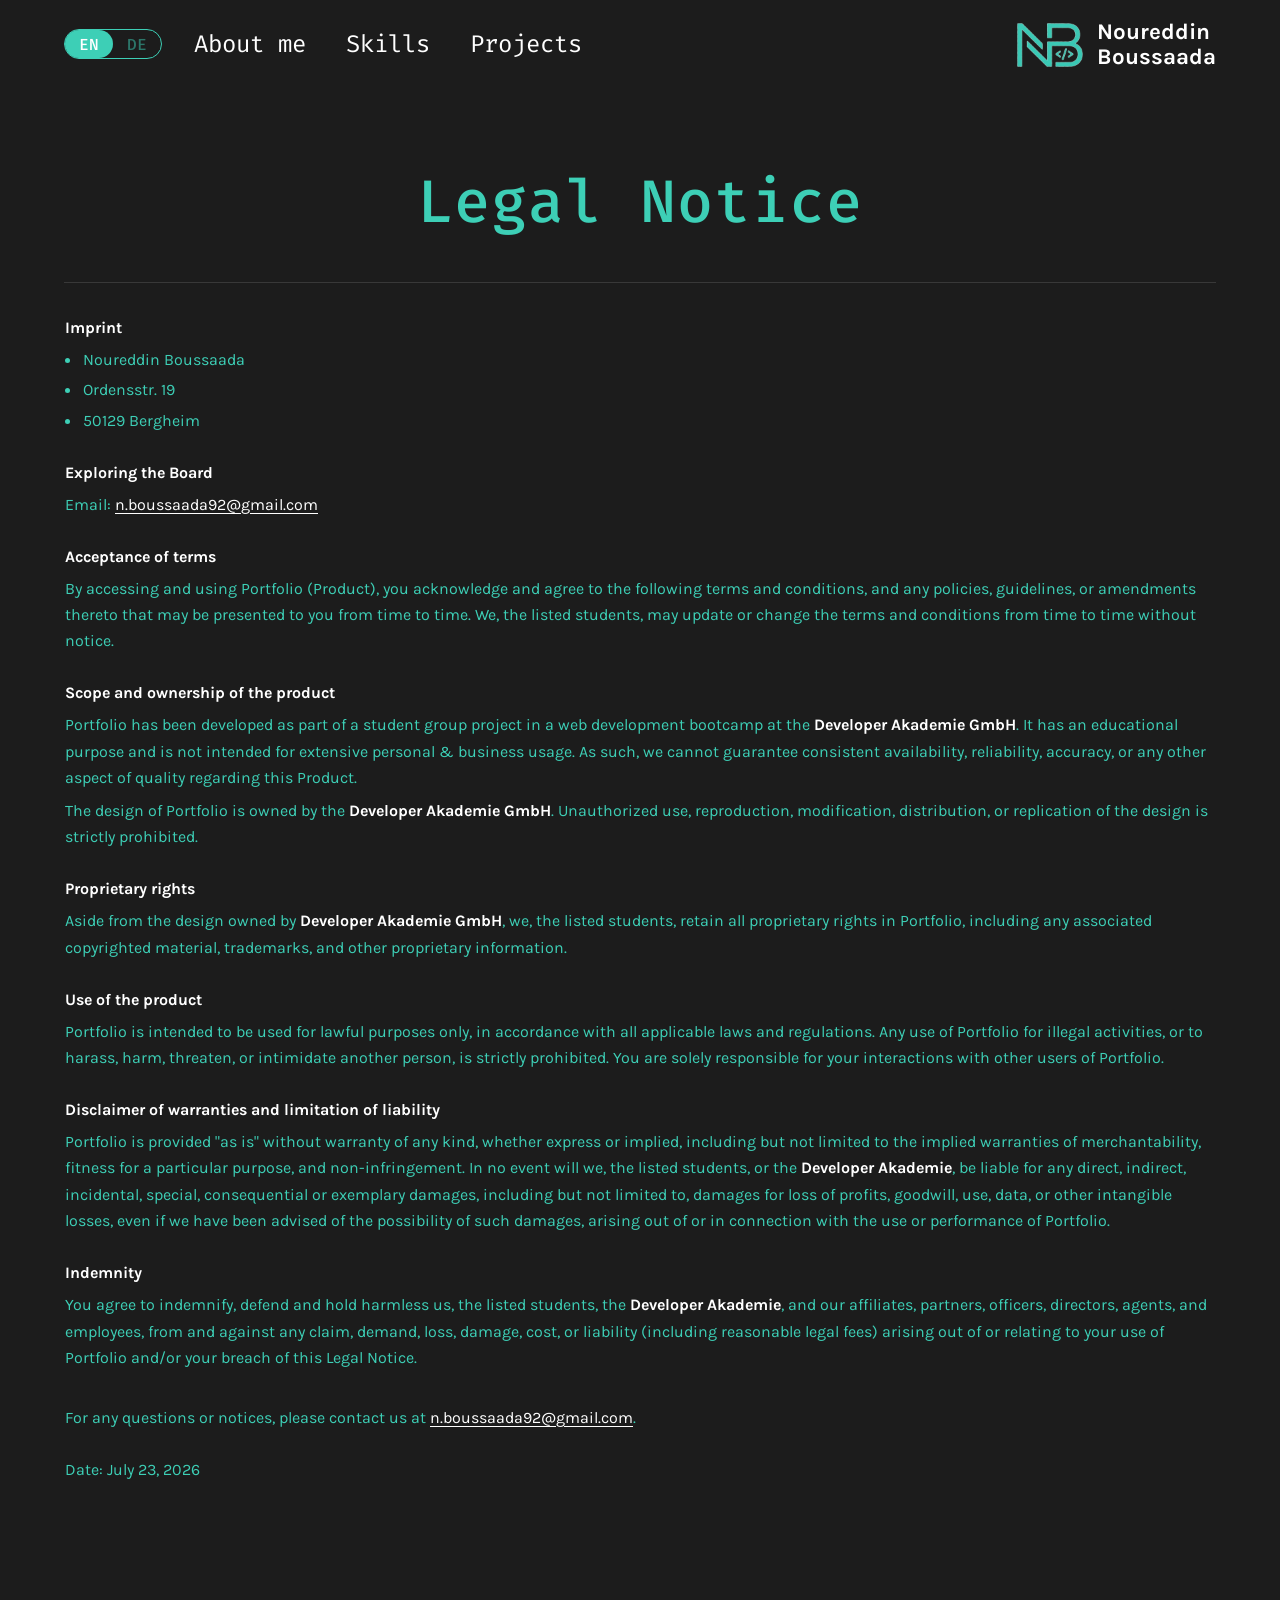
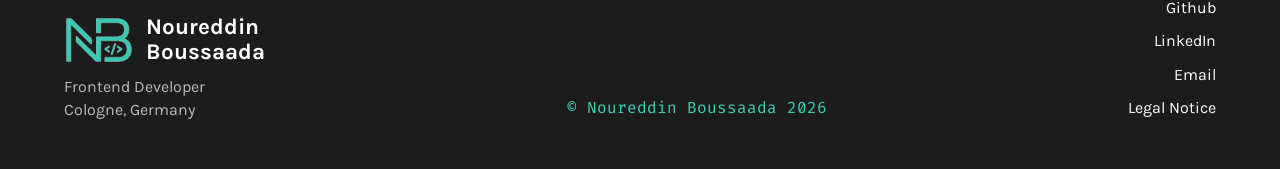
<file: legal-notice.html>
<!DOCTYPE html>
<html lang="en">

<head>
    <meta charset="UTF-8">
    <meta name="viewport" content="width=device-width, initial-scale=1.0">
    <meta name="robots" content="noindex, follow">
    <title>Legal Notice — Noureddin Boussaada</title>
    <link rel="icon" type="image/png" sizes="32x32" href="assets/images/favicon/favicon-32.png">
    <link rel="icon" type="image/png" sizes="192x192" href="assets/images/favicon/favicon-192.png">
    <link rel="apple-touch-icon" sizes="512x512" href="assets/images/favicon/favicon-512.png">
    <link rel="stylesheet" href="css/reset.css">
    <link rel="stylesheet" href="css/fonts.css">
    <link rel="stylesheet" href="css/variables.css">
    <link rel="stylesheet" href="css/style.css">
    <link rel="stylesheet" href="css/legal.css">
    <link rel="stylesheet" href="css/footer.css">
</head>

<body>
    <header class="header" id="top">
        <div class="container header__inner">
            <div class="header__left">
                <div class="lang-toggle" role="group" aria-label="Language switch"
                    data-i18n-aria-label="langToggleAria">
                    <button type="button" class="lang-toggle__btn is-active" data-lang="en">EN</button>
                    <button type="button" class="lang-toggle__btn" data-lang="de">DE</button>
                </div>

                <nav class="nav" aria-label="Primary">
                    <a class="nav__link" href="index.html#about" data-i18n="navAbout">About me</a>
                    <a class="nav__link" href="index.html#skills" data-i18n="navSkills">Skills</a>
                    <a class="nav__link" href="index.html#projects" data-i18n="navProjects">Projects</a>
                </nav>
            </div>

            <a class="logo" href="index.html#top" aria-label="Back to top">
                <span class="logo__mark"><img src="assets/images/profile/my_logo.png" alt=""></span>
                <span class="logo__text">Noureddin<br>Boussaada</span>
            </a>

            <button type="button" class="burger" id="burger" aria-controls="mobileMenu" aria-expanded="false"
                aria-label="Open menu" data-i18n-aria-label="menuOpenAria">
                <span class="burger__bar" aria-hidden="true"></span>
                <span class="burger__bar" aria-hidden="true"></span>
                <span class="burger__bar" aria-hidden="true"></span>
            </button>
        </div>

        <nav class="mobile-menu" id="mobileMenu" aria-label="Mobile">
            <a class="mobile-menu__link" href="index.html#about" data-i18n="navAbout">About me</a>
            <a class="mobile-menu__link" href="index.html#skills" data-i18n="navSkills">Skills</a>
            <a class="mobile-menu__link" href="index.html#projects" data-i18n="navProjects">Projects</a>

            <div class="lang-toggle mobile-menu__lang" role="group" aria-label="Language switch"
                data-i18n-aria-label="langToggleAria">
                <button type="button" class="lang-toggle__btn is-active" data-lang="en">EN</button>
                <button type="button" class="lang-toggle__btn" data-lang="de">DE</button>
            </div>
        </nav>
    </header>

    <main class="legal">
        <div class="container legal__inner">
            <a class="legal__back" href="index.html#top" aria-label="Back" data-i18n-aria-label="legalBackAria">
                <span class="legal__back-icon" aria-hidden="true"></span>
            </a>

            <h1 class="legal__title" data-i18n="legalTitle">Legal Notice</h1>
            <hr class="legal__rule">

            <div class="legal__body">
              
                <section class="legal__block">
                    <h2 class="legal__subtitle" data-i18n="legalImprintTitle">Imprint</h2>
                    <ul class="legal__list">
                        <li data-i18n="legalImprintName">Noureddin Boussaada</li>
                        <li data-i18n="legalImprintStreet">Ordensstr. 19</li>
                        <li data-i18n="legalImprintCity">50129 Bergheim</li>
                    </ul>
                </section>

                <section class="legal__block">
                    <h2 class="legal__subtitle" data-i18n="legalBoardTitle">Exploring the Board</h2>
                    <p class="legal__text" data-i18n-html="legalBoardText">Email: <a
                            href="mailto:n.boussaada92@gmail.com">n.boussaada92@gmail.com</a></p>
                </section>

                <section class="legal__block">
                    <h2 class="legal__subtitle" data-i18n="legalTermsTitle">Acceptance of terms</h2>
                    <p class="legal__text" data-i18n="legalTermsText">By accessing and using Portfolio (Product), you
                        acknowledge and agree to the following terms and conditions.</p>
                </section>

                <section class="legal__block">
                    <h2 class="legal__subtitle" data-i18n="legalScopeTitle">Scope and ownership of the product</h2>
                    <p class="legal__text" data-i18n-html="legalScopeText1">Portfolio has been developed as part of a
                        student group project in a web development bootcamp at the <strong>Developer Akademie
                            GmbH</strong>.</p>
                    <p class="legal__text" data-i18n-html="legalScopeText2">The design of Portfolio is owned by the
                        <strong>Developer Akademie GmbH</strong>.</p>
                </section>

                <section class="legal__block">
                    <h2 class="legal__subtitle" data-i18n="legalRightsTitle">Proprietary rights</h2>
                    <p class="legal__text" data-i18n-html="legalRightsText">Aside from the design owned by
                        <strong>Developer Akademie GmbH</strong>, we, the listed students, retain all proprietary
                        rights in Portfolio.</p>
                </section>

                <section class="legal__block">
                    <h2 class="legal__subtitle" data-i18n="legalUseTitle">Use of the product</h2>
                    <p class="legal__text" data-i18n="legalUseText">Portfolio is intended to be used for lawful
                        purposes only, in accordance with all applicable laws and regulations.</p>
                </section>

                <section class="legal__block">
                    <h2 class="legal__subtitle" data-i18n="legalDisclaimerTitle">Disclaimer of warranties and
                        limitation of liability</h2>
                    <p class="legal__text" data-i18n-html="legalDisclaimerText">Portfolio is provided "as is" without
                        warranty of any kind, whether express or implied.</p>
                </section>

                <section class="legal__block">
                    <h2 class="legal__subtitle" data-i18n="legalIndemnityTitle">Indemnity</h2>
                    <p class="legal__text" data-i18n-html="legalIndemnityText">You agree to indemnify, defend and hold
                        harmless us, the listed students, the <strong>Developer Akademie</strong>, and our affiliates.
                    </p>
                </section>

                <p class="legal__text legal__questions" data-i18n-html="legalQuestions">For any questions or notices,
                    please contact us at <a href="mailto:n.boussaada92@gmail.com">n.boussaada92@gmail.com</a>.</p>

                <p class="legal__date" data-i18n="legalDate">Date: July 23, 2026</p>
            </div>
        </div>
    </main>

    <footer class="footer">
        <div class="container footer__inner">
            <div class="footer__brand">
                <a class="logo footer__logo" href="index.html">
                    <span class="logo__mark"><img src="assets/images/profile/my_logo.png" alt=""></span>
                    <span class="logo__text">Noureddin<br>Boussaada</span>
                </a>
                <p class="footer__role" data-i18n="role">Frontend Developer</p>
                <p class="footer__location" data-i18n="footerLocation">Cologne, Germany</p>
            </div>

            <p class="footer__copyright">&copy; Noureddin Boussaada 2026</p>

            <ul class="footer__links">
                <li><a href="https://github.com/NouBou1/" target="_blank" rel="noopener">Github</a></li>
                <li><a href="https://www.linkedin.com/in/noureddin-boussaada/" target="_blank"
                        rel="noopener">LinkedIn</a></li>
                <li><a href="mailto:n.boussaada92@gmail.com" data-i18n="footerEmail">Email</a></li>
                <li><a href="legal-notice.html" data-i18n="footerLegal">Legal Notice</a></li>
            </ul>
        </div>
    </footer>

    <script type="module" src="js/legal-i18n.js"></script>
    <script type="module" src="js/main.js"></script>
</body>

</html>
</file>
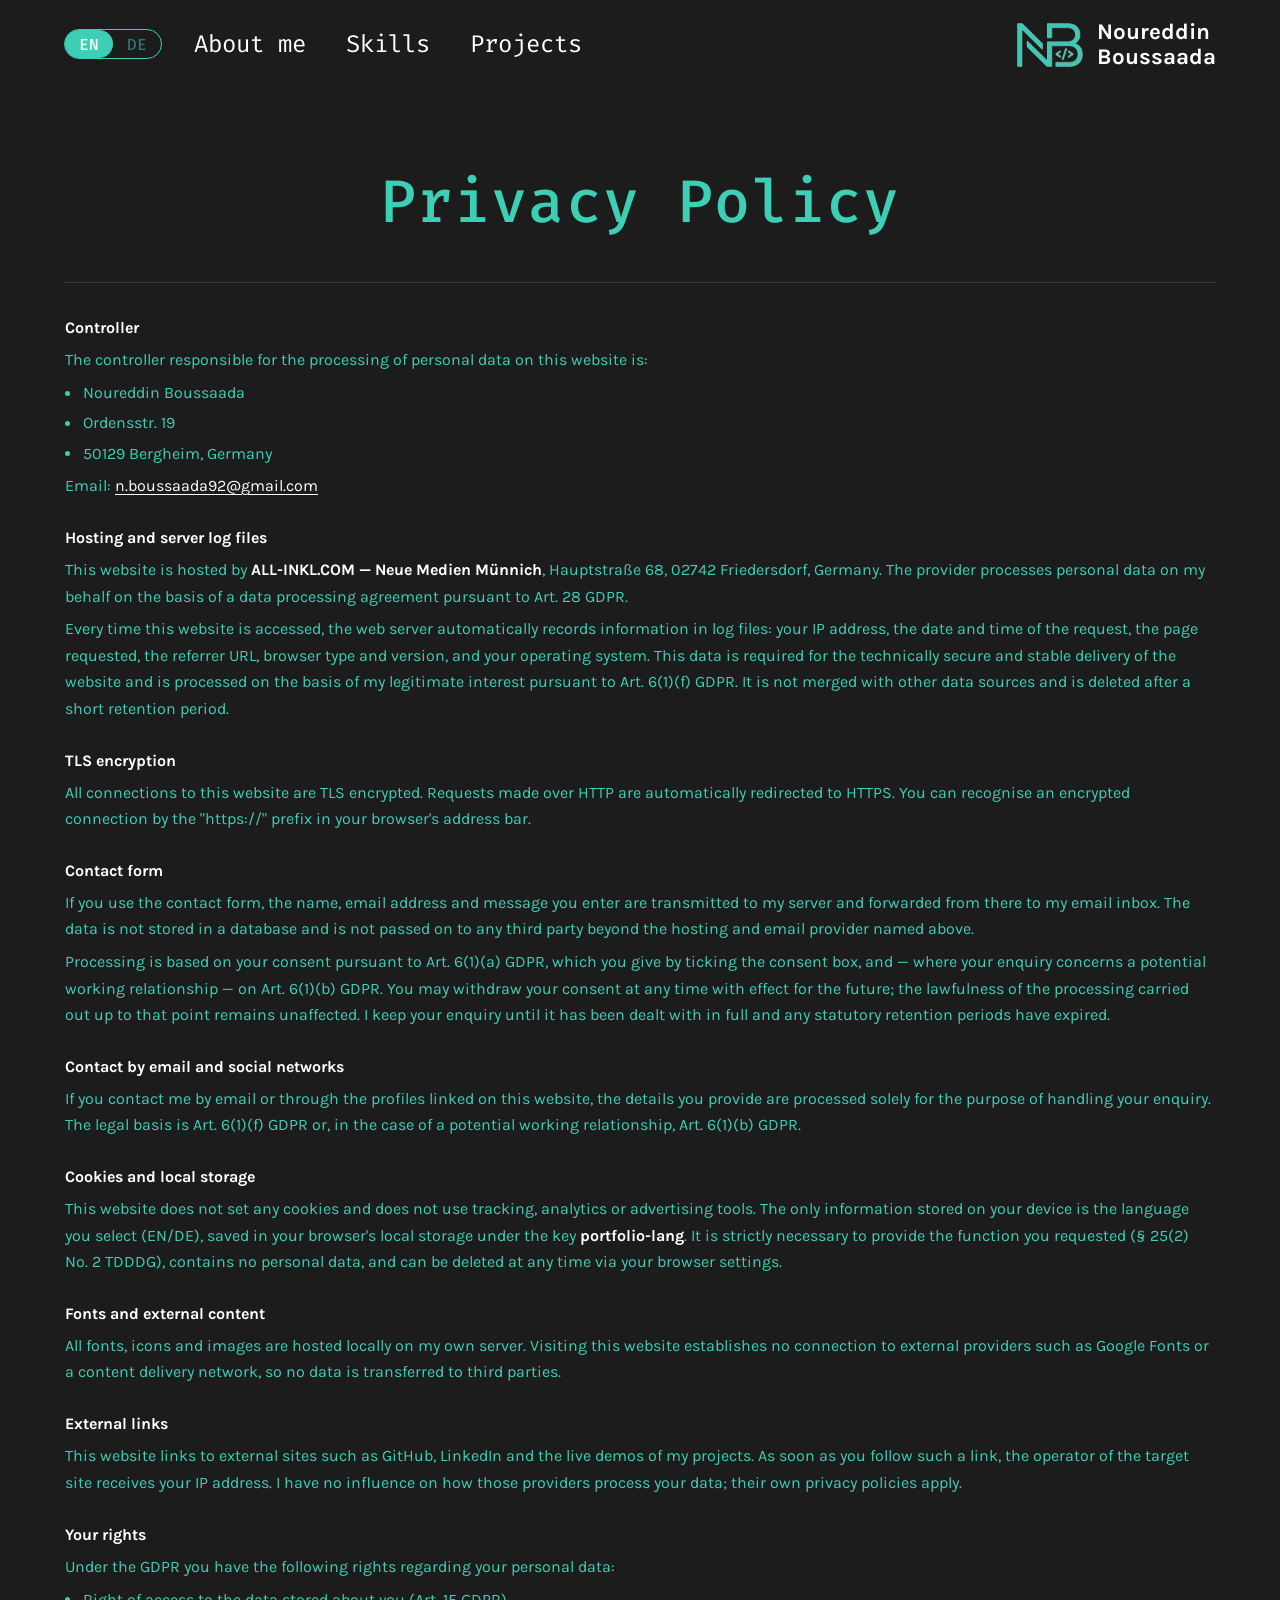
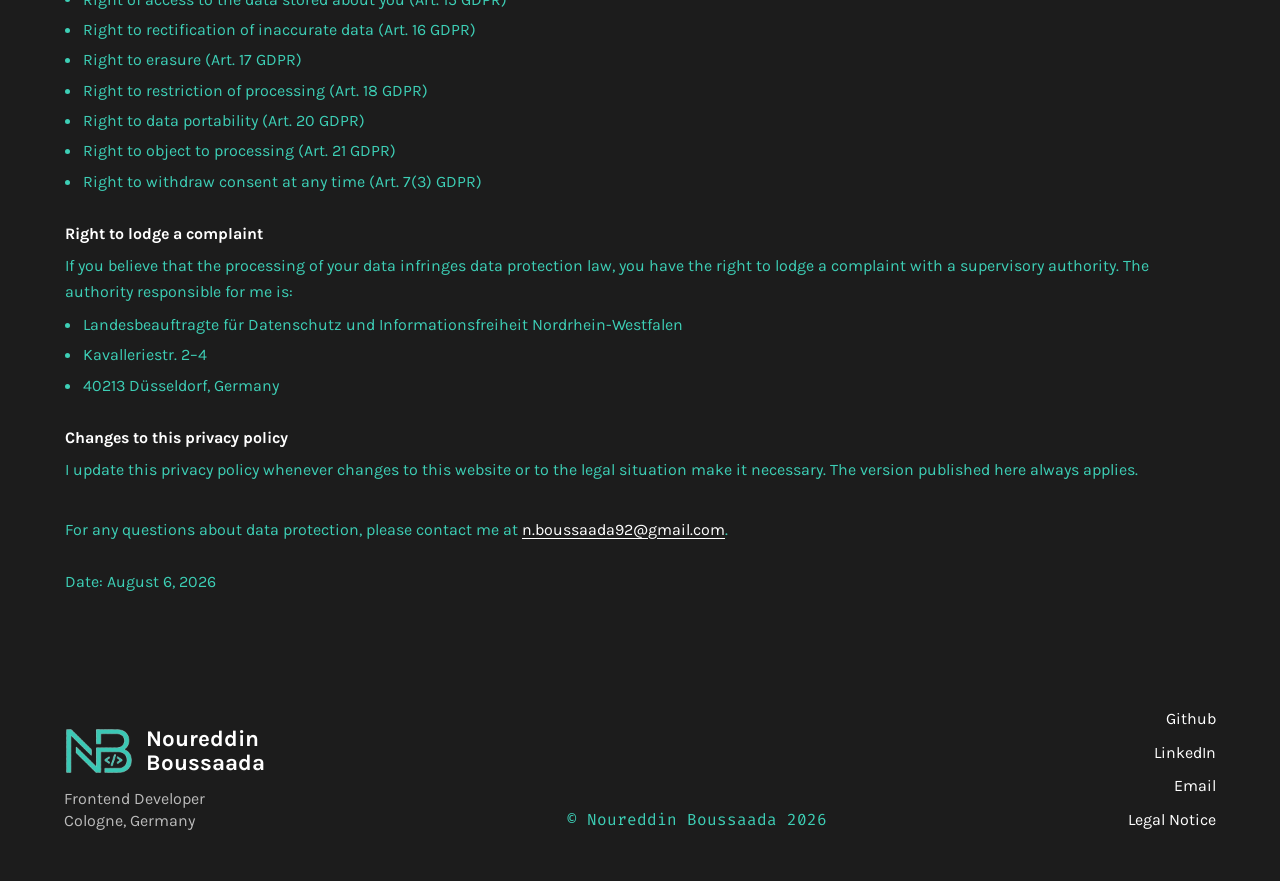
<file: privacy-policy.html>
<!DOCTYPE html>
<html lang="en">

<head>
    <meta charset="UTF-8">
    <meta name="viewport" content="width=device-width, initial-scale=1.0">
    <meta name="robots" content="noindex, follow">
    <title>Privacy Policy — Noureddin Boussaada</title>
    <link rel="icon" type="image/png" sizes="32x32" href="assets/images/favicon/favicon-32.png">
    <link rel="icon" type="image/png" sizes="192x192" href="assets/images/favicon/favicon-192.png">
    <link rel="apple-touch-icon" sizes="512x512" href="assets/images/favicon/favicon-512.png">
    <link rel="stylesheet" href="css/reset.css">
    <link rel="stylesheet" href="css/fonts.css">
    <link rel="stylesheet" href="css/variables.css">
    <link rel="stylesheet" href="css/style.css">
    <link rel="stylesheet" href="css/legal.css">
    <link rel="stylesheet" href="css/footer.css">
</head>

<body>
    <header class="header" id="top">
        <div class="container header__inner">
            <div class="header__left">
                <div class="lang-toggle" role="group" aria-label="Language switch"
                    data-i18n-aria-label="langToggleAria">
                    <button type="button" class="lang-toggle__btn is-active" data-lang="en">EN</button>
                    <button type="button" class="lang-toggle__btn" data-lang="de">DE</button>
                </div>

                <nav class="nav" aria-label="Primary">
                    <a class="nav__link" href="index.html#about" data-i18n="navAbout">About me</a>
                    <a class="nav__link" href="index.html#skills" data-i18n="navSkills">Skills</a>
                    <a class="nav__link" href="index.html#projects" data-i18n="navProjects">Projects</a>
                </nav>
            </div>

            <a class="logo" href="index.html#top" aria-label="Back to top">
                <span class="logo__mark"><img src="assets/images/profile/my_logo.png" alt=""></span>
                <span class="logo__text">Noureddin<br>Boussaada</span>
            </a>

            <button type="button" class="burger" id="burger" aria-controls="mobileMenu" aria-expanded="false"
                aria-label="Open menu" data-i18n-aria-label="menuOpenAria">
                <span class="burger__bar" aria-hidden="true"></span>
                <span class="burger__bar" aria-hidden="true"></span>
                <span class="burger__bar" aria-hidden="true"></span>
            </button>
        </div>

        <nav class="mobile-menu" id="mobileMenu" aria-label="Mobile">
            <a class="mobile-menu__link" href="index.html#about" data-i18n="navAbout">About me</a>
            <a class="mobile-menu__link" href="index.html#skills" data-i18n="navSkills">Skills</a>
            <a class="mobile-menu__link" href="index.html#projects" data-i18n="navProjects">Projects</a>

            <div class="lang-toggle mobile-menu__lang" role="group" aria-label="Language switch"
                data-i18n-aria-label="langToggleAria">
                <button type="button" class="lang-toggle__btn is-active" data-lang="en">EN</button>
                <button type="button" class="lang-toggle__btn" data-lang="de">DE</button>
            </div>
        </nav>
    </header>

    <main class="legal">
        <div class="container legal__inner">
            <a class="legal__back" href="index.html#top" aria-label="Back" data-i18n-aria-label="privacyBackAria">
                <span class="legal__back-icon" aria-hidden="true"></span>
            </a>

            <h1 class="legal__title" data-i18n="privacyTitle">Privacy Policy</h1>
            <hr class="legal__rule">

            <div class="legal__body">

                <section class="legal__block">
                    <h2 class="legal__subtitle" data-i18n="privacyControllerTitle">Controller</h2>
                    <p class="legal__text" data-i18n="privacyControllerText">The controller responsible for the
                        processing of personal data on this website is:</p>
                    <ul class="legal__list">
                        <li data-i18n="privacyControllerName">Noureddin Boussaada</li>
                        <li data-i18n="privacyControllerStreet">Ordensstr. 19</li>
                        <li data-i18n="privacyControllerCity">50129 Bergheim, Germany</li>
                    </ul>
                    <p class="legal__text" data-i18n-html="privacyControllerMail">Email: <a
                            href="mailto:n.boussaada92@gmail.com">n.boussaada92@gmail.com</a></p>
                </section>

                <section class="legal__block">
                    <h2 class="legal__subtitle" data-i18n="privacyHostingTitle">Hosting and server log files</h2>
                    <p class="legal__text" data-i18n-html="privacyHostingText1">This website is hosted by
                        <strong>ALL-INKL.COM — Neue Medien Münnich</strong>, Hauptstraße 68, 02742 Friedersdorf,
                        Germany. The provider processes personal data on my behalf on the basis of a data processing
                        agreement pursuant to Art. 28 GDPR.</p>
                    <p class="legal__text" data-i18n="privacyHostingText2">Every time this website is accessed, the web
                        server automatically records information in log files: your IP address, the date and time of the
                        request, the page requested, the referrer URL, browser type and version, and your operating
                        system. This data is required for the technically secure and stable delivery of the website and
                        is processed on the basis of my legitimate interest pursuant to Art. 6(1)(f) GDPR. It is not
                        merged with other data sources and is deleted after a short retention period.</p>
                </section>

                <section class="legal__block">
                    <h2 class="legal__subtitle" data-i18n="privacyTlsTitle">TLS encryption</h2>
                    <p class="legal__text" data-i18n="privacyTlsText">All connections to this website are TLS encrypted.
                        Requests made over HTTP are automatically redirected to HTTPS. You can recognise an encrypted
                        connection by the "https://" prefix in your browser's address bar.</p>
                </section>

                <section class="legal__block">
                    <h2 class="legal__subtitle" data-i18n="privacyFormTitle">Contact form</h2>
                    <p class="legal__text" data-i18n="privacyFormText1">If you use the contact form, the name, email
                        address and message you enter are transmitted to my server and forwarded from there to my email
                        inbox. The data is not stored in a database and is not passed on to any third party beyond the
                        hosting and email provider named above.</p>
                    <p class="legal__text" data-i18n="privacyFormText2">Processing is based on your consent pursuant to
                        Art. 6(1)(a) GDPR, which you give by ticking the consent box, and — where your enquiry concerns
                        a potential working relationship — on Art. 6(1)(b) GDPR. You may withdraw your consent at any
                        time with effect for the future; the lawfulness of the processing carried out up to that point
                        remains unaffected. I keep your enquiry until it has been dealt with in full and any statutory
                        retention periods have expired.</p>
                </section>

                <section class="legal__block">
                    <h2 class="legal__subtitle" data-i18n="privacyContactTitle">Contact by email and social networks
                    </h2>
                    <p class="legal__text" data-i18n="privacyContactText">If you contact me by email or through the
                        profiles linked on this website, the details you provide are processed solely for the purpose of
                        handling your enquiry. The legal basis is Art. 6(1)(f) GDPR or, in the case of a potential
                        working relationship, Art. 6(1)(b) GDPR.</p>
                </section>

                <section class="legal__block">
                    <h2 class="legal__subtitle" data-i18n="privacyStorageTitle">Cookies and local storage</h2>
                    <p class="legal__text" data-i18n-html="privacyStorageText">This website does not set any cookies and
                        does not use tracking, analytics or advertising tools. The only information stored on your
                        device is the language you select (EN/DE), saved in your browser's local storage under the key
                        <strong>portfolio-lang</strong>. It is strictly necessary to provide the function you requested
                        (§ 25(2) No. 2 TDDDG), contains no personal data, and can be deleted at any time via your
                        browser settings.</p>
                </section>

                <section class="legal__block">
                    <h2 class="legal__subtitle" data-i18n="privacyFontsTitle">Fonts and external content</h2>
                    <p class="legal__text" data-i18n="privacyFontsText">All fonts, icons and images are hosted locally
                        on my own server. Visiting this website establishes no connection to external providers such as
                        Google Fonts or a content delivery network, so no data is transferred to third parties.</p>
                </section>

                <section class="legal__block">
                    <h2 class="legal__subtitle" data-i18n="privacyLinksTitle">External links</h2>
                    <p class="legal__text" data-i18n="privacyLinksText">This website links to external sites such as
                        GitHub, LinkedIn and the live demos of my projects. As soon as you follow such a link, the
                        operator of the target site receives your IP address. I have no influence on how those
                        providers process your data; their own privacy policies apply.</p>
                </section>

                <section class="legal__block">
                    <h2 class="legal__subtitle" data-i18n="privacyRightsTitle">Your rights</h2>
                    <p class="legal__text" data-i18n="privacyRightsText">Under the GDPR you have the following rights
                        regarding your personal data:</p>
                    <ul class="legal__list">
                        <li data-i18n="privacyRight1">Right of access to the data stored about you (Art. 15 GDPR)</li>
                        <li data-i18n="privacyRight2">Right to rectification of inaccurate data (Art. 16 GDPR)</li>
                        <li data-i18n="privacyRight3">Right to erasure (Art. 17 GDPR)</li>
                        <li data-i18n="privacyRight4">Right to restriction of processing (Art. 18 GDPR)</li>
                        <li data-i18n="privacyRight5">Right to data portability (Art. 20 GDPR)</li>
                        <li data-i18n="privacyRight6">Right to object to processing (Art. 21 GDPR)</li>
                        <li data-i18n="privacyRight7">Right to withdraw consent at any time (Art. 7(3) GDPR)</li>
                    </ul>
                </section>

                <section class="legal__block">
                    <h2 class="legal__subtitle" data-i18n="privacyComplaintTitle">Right to lodge a complaint</h2>
                    <p class="legal__text" data-i18n="privacyComplaintText">If you believe that the processing of your
                        data infringes data protection law, you have the right to lodge a complaint with a supervisory
                        authority. The authority responsible for me is:</p>
                    <ul class="legal__list">
                        <li data-i18n="privacyAuthorityName">Landesbeauftragte für Datenschutz und Informationsfreiheit
                            Nordrhein-Westfalen</li>
                        <li data-i18n="privacyAuthorityStreet">Kavalleriestr. 2–4</li>
                        <li data-i18n="privacyAuthorityCity">40213 Düsseldorf, Germany</li>
                    </ul>
                </section>

                <section class="legal__block">
                    <h2 class="legal__subtitle" data-i18n="privacyChangesTitle">Changes to this privacy policy</h2>
                    <p class="legal__text" data-i18n="privacyChangesText">I update this privacy policy whenever changes
                        to this website or to the legal situation make it necessary. The version published here always
                        applies.</p>
                </section>

                <p class="legal__text legal__questions" data-i18n-html="privacyQuestions">For any questions about data
                    protection, please contact me at <a
                        href="mailto:n.boussaada92@gmail.com">n.boussaada92@gmail.com</a>.</p>

                <p class="legal__date" data-i18n="privacyDate">Date: August 6, 2026</p>
            </div>
        </div>
    </main>

    <footer class="footer">
        <div class="container footer__inner">
            <div class="footer__brand">
                <a class="logo footer__logo" href="index.html">
                    <span class="logo__mark"><img src="assets/images/profile/my_logo.png" alt=""></span>
                    <span class="logo__text">Noureddin<br>Boussaada</span>
                </a>
                <p class="footer__role" data-i18n="role">Frontend Developer</p>
                <p class="footer__location" data-i18n="footerLocation">Cologne, Germany</p>
            </div>

            <p class="footer__copyright">&copy; Noureddin Boussaada 2026</p>

            <ul class="footer__links">
                <li><a href="https://github.com/NouBou1/" target="_blank" rel="noopener">Github</a></li>
                <li><a href="https://www.linkedin.com/in/noureddin-boussaada/" target="_blank"
                        rel="noopener">LinkedIn</a></li>
                <li><a href="mailto:n.boussaada92@gmail.com" data-i18n="footerEmail">Email</a></li>
                <li><a href="legal-notice.html" data-i18n="footerLegal">Legal Notice</a></li>
            </ul>
        </div>
    </footer>

    <script type="module" src="js/privacy-i18n.js"></script>
    <script type="module" src="js/main.js"></script>
</body>

</html>
</file>
<file: css/fonts.css>
@font-face {
    font-family: "Karla";
    font-style: normal;
    font-weight: 400 700;
    font-display: swap;
    src: url("../assets/fonts/karla-variable-latin.woff2") format("woff2-variations"),
         url("../assets/fonts/karla-variable-latin.woff2") format("woff2");
}

@font-face {
    font-family: "Fira Code";
    font-style: normal;
    font-weight: 400 500;
    font-display: swap;
    src: url("../assets/fonts/fira-code-variable-latin.woff2") format("woff2-variations"),
         url("../assets/fonts/fira-code-variable-latin.woff2") format("woff2");
}
</file>
<file: css/variables.css>
:root {
  --color-bg: #1c1c1c;
  --color-bg-soft: #141414;
  --color-surface: rgba(255, 255, 255, 0.04);
  --color-border: rgba(255, 255, 255, 0.12);
  --color-border-strong: rgba(255, 255, 255, 0.5);
  --color-text: #FFFFFF;
  --color-text-muted: #3DCFB6;
  --color-accent: #3DCFB6;
  --color-accent-strong: #08463b;
  --color-accent-soft: rgba(31, 174, 131, 0.15);

  --font-mono: "Fira Code", "Courier New", monospace;
  --font-name: "Karla", "Segoe UI", sans-serif;

  --container-width: 1440px;
  --container-padding: clamp(1.5rem, 5vw, 4rem);
  --header-height: clamp(96px, 10vw, 192px);

  --transition-fast: 0.2s ease;
  --transition-medium: 0.4s ease;
}
</file>
<file: css/style.css>
body {
    background-color: var(--color-bg);
    color: var(--color-text);
    font-family: var(--font-body);
    overflow-x: hidden;
}

body.has-menu-open {
    overflow: hidden;
}

.container {
    width: 100%;
    max-width: var(--container-width);
    margin-inline: auto;
    padding-inline: var(--container-padding);
}

.header {
    position: fixed;
    top: 0;
    left: 0;
    right: 0;
    z-index: 20;
    height: 90px;
    display: flex;
    align-items: center;
    border-bottom: 1px solid transparent;
    transition: background-color var(--transition-fast), border-color var(--transition-fast);
}

.header.is-scrolled {
    background-color: rgba(28, 28, 28, 0.85);
    border-bottom-color: var(--color-accent-soft);
    backdrop-filter: blur(12px);
    -webkit-backdrop-filter: blur(12px);
}

.header__inner {
    display: flex;
    align-items: center;
    justify-content: space-between;
    gap: 2rem;
}

.header__left {
    display: flex;
    align-items: center;
    gap: 2rem;
}

.lang-toggle {
    display: inline-flex;
    align-items: center;
    border: 1px solid var(--color-accent);
    border-radius: 20px;
    font-family: var(--font-mono);
    font-size: 16px;
    font-weight: 500;
}

.lang-toggle__btn {
    display: inline-flex;
    align-items: center;
    justify-content: center;
    height: 28px;
    min-width: 48px;
    border-radius: 20px;
    color: var(--color-accent);
    opacity: 0.5;
    transition: background-color var(--transition-fast), color var(--transition-fast);
}

.lang-toggle__btn.is-active {
    background-color: #3DCFB6;
    color: #FFFFFF;
    opacity: 1;
}

.nav {
    display: flex;
    align-items: center;
    gap: 2.5rem;
}

.nav__link {
    position: relative;
    font-size: 24px;
    color: var(--color-text);
    font-family: var(--font-mono);
}

.nav__link::after {
    content: "";
    position: absolute;
    left: 50%;
    bottom: -4px;
    width: 6px;
    height: 6px;
    border-radius: 50%;
    background-color: var(--color-accent);
    opacity: 0;
    transform: translateX(-50%) scale(0.5);
    transition: opacity var(--transition-fast), transform var(--transition-fast);
    pointer-events: none;
}

.nav__link:hover::after,
.nav__link.is-active::after {
    opacity: 1;
    transform: translateX(-50%) scale(1);
}

.nav__link.is-active {
    color: var(--color-accent);
}

/* ---------- Burger + mobile menu ---------- */
.burger {
    display: none;
    flex-direction: column;
    justify-content: center;
    gap: 6px;
    width: 40px;
    height: 40px;
    padding: 0 6px;
    flex-shrink: 0;
}

.burger__bar {
    display: block;
    width: 100%;
    height: 2px;
    border-radius: 2px;
    background-color: var(--color-accent);
    transition: transform var(--transition-fast), opacity var(--transition-fast);
}

.burger.is-open .burger__bar:nth-child(1) {
    transform: translateY(8px) rotate(45deg);
}

.burger.is-open .burger__bar:nth-child(2) {
    opacity: 0;
}

.burger.is-open .burger__bar:nth-child(3) {
    transform: translateY(-8px) rotate(-45deg);
}

.mobile-menu {
    display: none;
    position: absolute;
    top: calc(100% - 0.5rem);
    right: var(--container-padding);
    z-index: 30;
    flex-direction: column;
    align-items: flex-start;
    gap: 1.25rem;
    width: min(220px, calc(100vw - var(--container-padding) * 2));
    padding: 1.5rem;
    border-radius: 20px;
    border: 1px solid var(--color-accent);
    background:
        linear-gradient(225deg, var(--color-accent-strong) 0%, transparent 75%),
        var(--color-bg-soft);
    box-shadow: 0 30px 70px -25px rgba(0, 0, 0, 0.75);
    opacity: 0;
    visibility: hidden;
    transform: translateY(-8px);
    transition: opacity var(--transition-fast), transform var(--transition-fast), visibility var(--transition-fast);
}

.mobile-menu.is-open {
    opacity: 1;
    visibility: visible;
    transform: translateY(0);
}

.mobile-menu__link {
    font-family: var(--font-mono);
    font-size: 1.25rem;
    color: var(--color-text);
    transition: color var(--transition-fast);
}

.mobile-menu__link:hover,
.mobile-menu__link.is-active {
    color: var(--color-accent);
}

.mobile-menu__lang {
    margin-top: 0.25rem;
}

.logo {
    display: flex;
    align-items: center;
    gap: 0.75rem;
}

.logo__mark {
    position: relative;
    display: inline-flex;
    align-items: center;
    justify-content: center;
}

/* Soft backlight that fades in behind the mark on hover. */
.logo__mark::before {
    content: "";
    position: absolute;
    inset: -40%;
    border-radius: 50%;
    background: radial-gradient(circle, rgba(61, 207, 182, 0.18) 0%, transparent 70%);
    opacity: 0;
    transform: scale(0.6);
    transition: opacity var(--transition-medium), transform var(--transition-medium);
    pointer-events: none;
}

.logo:hover .logo__mark::before,
.logo:focus-visible .logo__mark::before {
    opacity: 1;
    transform: scale(1);
}

.logo__mark img {
    position: relative;
    height: 48px;
    width: auto;
    transition: filter var(--transition-medium);
}

.logo:hover .logo__mark img,
.logo:focus-visible .logo__mark img {
    filter: drop-shadow(0 0 6px rgba(61, 207, 182, 0.22));
}

.logo__text {
    font-family: var(--font-name);
    font-size: 1.4rem;
    line-height: 1.1;
    font-weight: 700;
    transition: color var(--transition-fast), text-shadow var(--transition-medium);
}

.logo:hover .logo__text,
.logo:focus-visible .logo__text {
    color: var(--color-accent);
    text-shadow: 0 0 12px rgba(61, 207, 182, 0.18);
}

.section {
    min-height: min(89svh, 900px);
    scroll-margin-top: 90px;
    padding-block: clamp(3rem, 8vh, 6rem);
    display: flex;
    flex-direction: column;
    justify-content: center;
}

.section__eyebrow {
    font-family: var(--font-name);
    font-size: 24px;
    font-weight: bold;
    letter-spacing: 0.08em;
    color: var(--color-accent);
}

.section__title {
    font-family: var(--font-display);
    font-size: clamp(2rem, 5vw, 3.5rem);
    font-weight: 500;
}

.has-reveal .reveal {
    opacity: 0;
    translate: 0 var(--reveal-from, 28px);
    transition: opacity 0.7s ease, translate 0.7s ease;
    transition-delay: 0s;
}

.has-reveal .reveal.is-revealed {
    opacity: 1;
    translate: none;
    transition-delay: calc(var(--reveal-index, 0) * 70ms);
}

@media (max-width: 900px) {
    .header__left {
        display: none;
    }

    .burger,
    .mobile-menu {
        display: flex;
    }

    .section {
        min-height: 0;
        padding-block: clamp(3rem, 12vw, 5rem);
    }

    body.has-modal-open {
        overflow: hidden;
    }

    .section__eyebrow {
        font-size: 1.25rem;
    }
}

@media (max-width: 600px) {
    .header {
        height: 76px;
    }

    .section {
        scroll-margin-top: 76px;
    }

    .logo__mark img {
        height: 36px;
    }

    .logo__text {
        font-size: 1.05rem;
    }

    .logo {
        gap: 0.5rem;
    }
}
</file>
<file: css/legal.css>
.legal {
    padding-block: calc(90px + clamp(2rem, 6vw, 4rem)) clamp(2rem, 5vw, 4rem);
}

.legal__inner {
    display: flex;
    flex-direction: column;
    gap: clamp(1.25rem, 2.5vw, 2rem);
}

.legal__back {
    display: none;
    align-items: center;
    justify-content: center;
    width: 32px;
    height: 32px;
    color: var(--color-text);
    transition: color var(--transition-fast);
}

.legal__back:hover {
    color: var(--color-accent);
}

.legal__back-icon {
    display: inline-block;
    width: 22px;
    height: 22px;
    background-color: currentColor;
    -webkit-mask-image: url(../assets/icons/arrow-left.svg);
    mask-image: url(../assets/icons/arrow-left.svg);
    -webkit-mask-repeat: no-repeat;
    mask-repeat: no-repeat;
    -webkit-mask-position: center;
    mask-position: center;
    -webkit-mask-size: contain;
    mask-size: contain;
    transition: transform var(--transition-fast);
}

.legal__back:hover .legal__back-icon {
    transform: translateX(-4px);
}

.legal__title {
    font-family: var(--font-mono);
    font-size: clamp(2.25rem, 5vw, 3.75rem);
    font-weight: 500;
    letter-spacing: 0.02em;
    text-align: center;
    color: var(--color-accent);
}

.legal__rule {
    height: 1px;
    border: 0;
    background-color: var(--color-border);
}

.legal__body {
    display: flex;
    flex-direction: column;
    gap: clamp(1.25rem, 2vw, 1.75rem);
    width: 100%;
    max-width: 1150px;
    margin-inline: auto;
}

.legal__block {
    display: flex;
    flex-direction: column;
    gap: 0.4rem;
}

.legal__subtitle {
    font-family: var(--font-name);
    font-size: 1rem;
    font-weight: 700;
    color: var(--color-text);
}

.legal__text {
    font-family: var(--font-name);
    font-size: 1rem;
    line-height: 1.65;
    color: var(--color-accent);
}

.legal__text strong {
    font-weight: 700;
    color: var(--color-text);
}

.legal__text a {
    color: var(--color-text);
    text-decoration: underline;
    text-underline-offset: 3px;
}

.legal__text a:hover {
    color: var(--color-accent);
}

.legal__list {
    display: flex;
    flex-direction: column;
    gap: 0.25rem;
    font-family: var(--font-name);
    font-size: 1rem;
    line-height: 1.65;
    color: var(--color-accent);
}

.legal__list li {
    position: relative;
    padding-left: 1.1rem;
}

.legal__list li::before {
    content: "";
    position: absolute;
    left: 0;
    top: 0.68em;
    width: 5px;
    height: 5px;
    border-radius: 50%;
    background-color: var(--color-accent);
}

.legal__questions {
    margin-top: 0.5rem;
}

.legal__date {
    font-family: var(--font-name);
    font-size: 1rem;
    color: var(--color-accent);
}

@media (max-width: 900px) {
    .legal {
        padding-block-start: calc(90px + 1.5rem);
    }

    .legal__back {
        display: inline-flex;
    }

    .legal__title {
        text-align: left;
    }
}

@media (max-width: 600px) {
    .legal {
        padding-block-start: calc(76px + 1.5rem);
    }

    .legal__inner {
        gap: 1rem;
    }
}
</file>
<file: css/footer.css>
.footer {
    padding-block: clamp(2rem, 4vw, 3rem);
}

.footer__inner {
    display: flex;
    align-items: flex-end;
    justify-content: space-between;
    gap: 2rem;
    flex-wrap: wrap;
}

.footer__brand {
    display: flex;
    flex-direction: column;
}

.footer__logo {
    margin-bottom: 0.75rem;
}

.footer__role,
.footer__location {
    font-family: var(--font-name);
    font-size: 1rem;
    color: var(--color-text);
    opacity: 0.7;
    line-height: 1.4;
}

.footer__copyright {
    font-family: var(--font-mono);
    font-size: 1rem;
    color: var(--color-accent);
}

.footer__links {
    display: flex;
    flex-direction: column;
    align-items: flex-end;
    gap: 0.5rem;
}

.footer__links a {
    font-family: var(--font-name);
    font-size: 1rem;
    color: var(--color-text);
    transition: color var(--transition-fast);
}

.footer__links a:hover {
    color: var(--color-accent);
}

@media (max-width: 900px) {
   
    .footer__inner {
        display: grid;
        grid-template-columns: auto auto;
        justify-content: space-between;
        align-items: start;
        gap: 2rem 1rem;
    }

    .footer__brand {
        grid-column: 1;
        grid-row: 1;
    }

    .footer__links {
        grid-column: 2;
        grid-row: 1;
    }

    .footer__copyright {
        grid-column: 1 / -1;
        grid-row: 2;
        text-align: center;
    }
}

@media (max-width: 600px) {
    .footer__links {
        gap: 0.35rem;
    }
}
</file>
